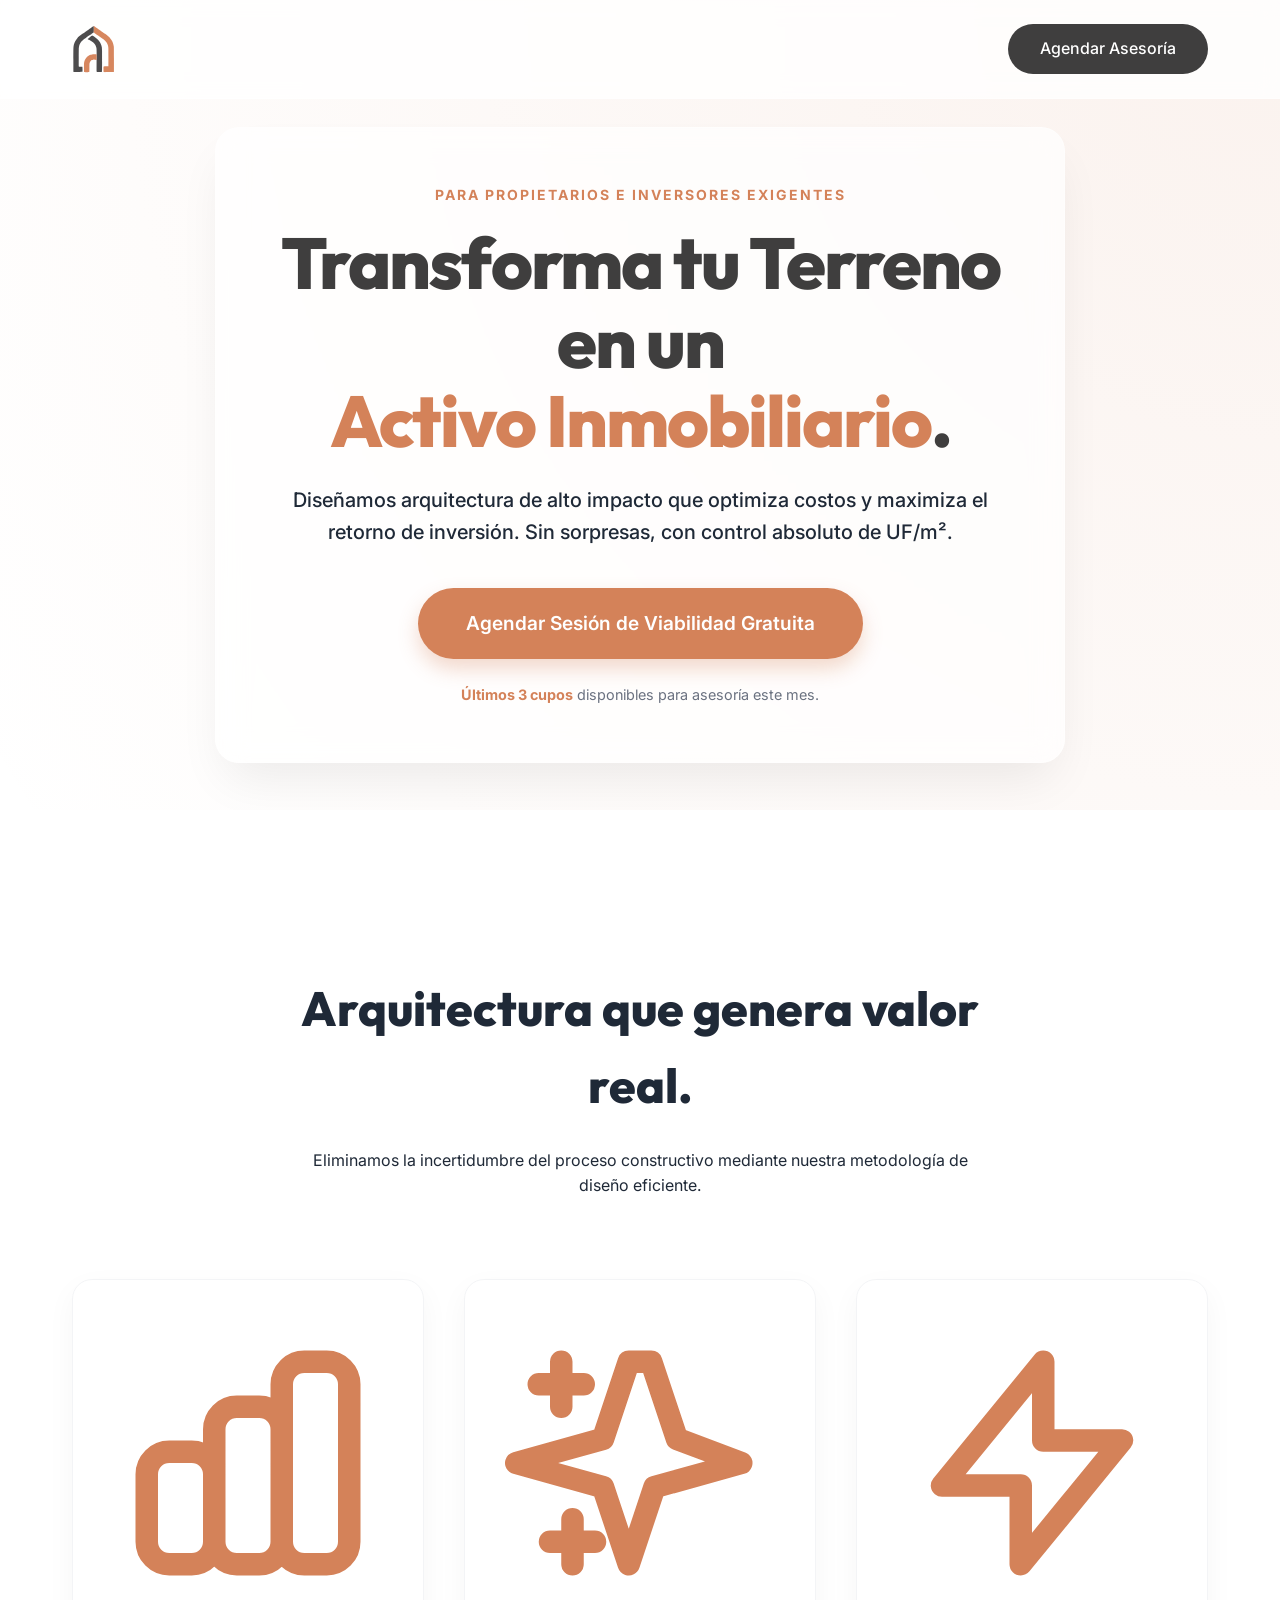
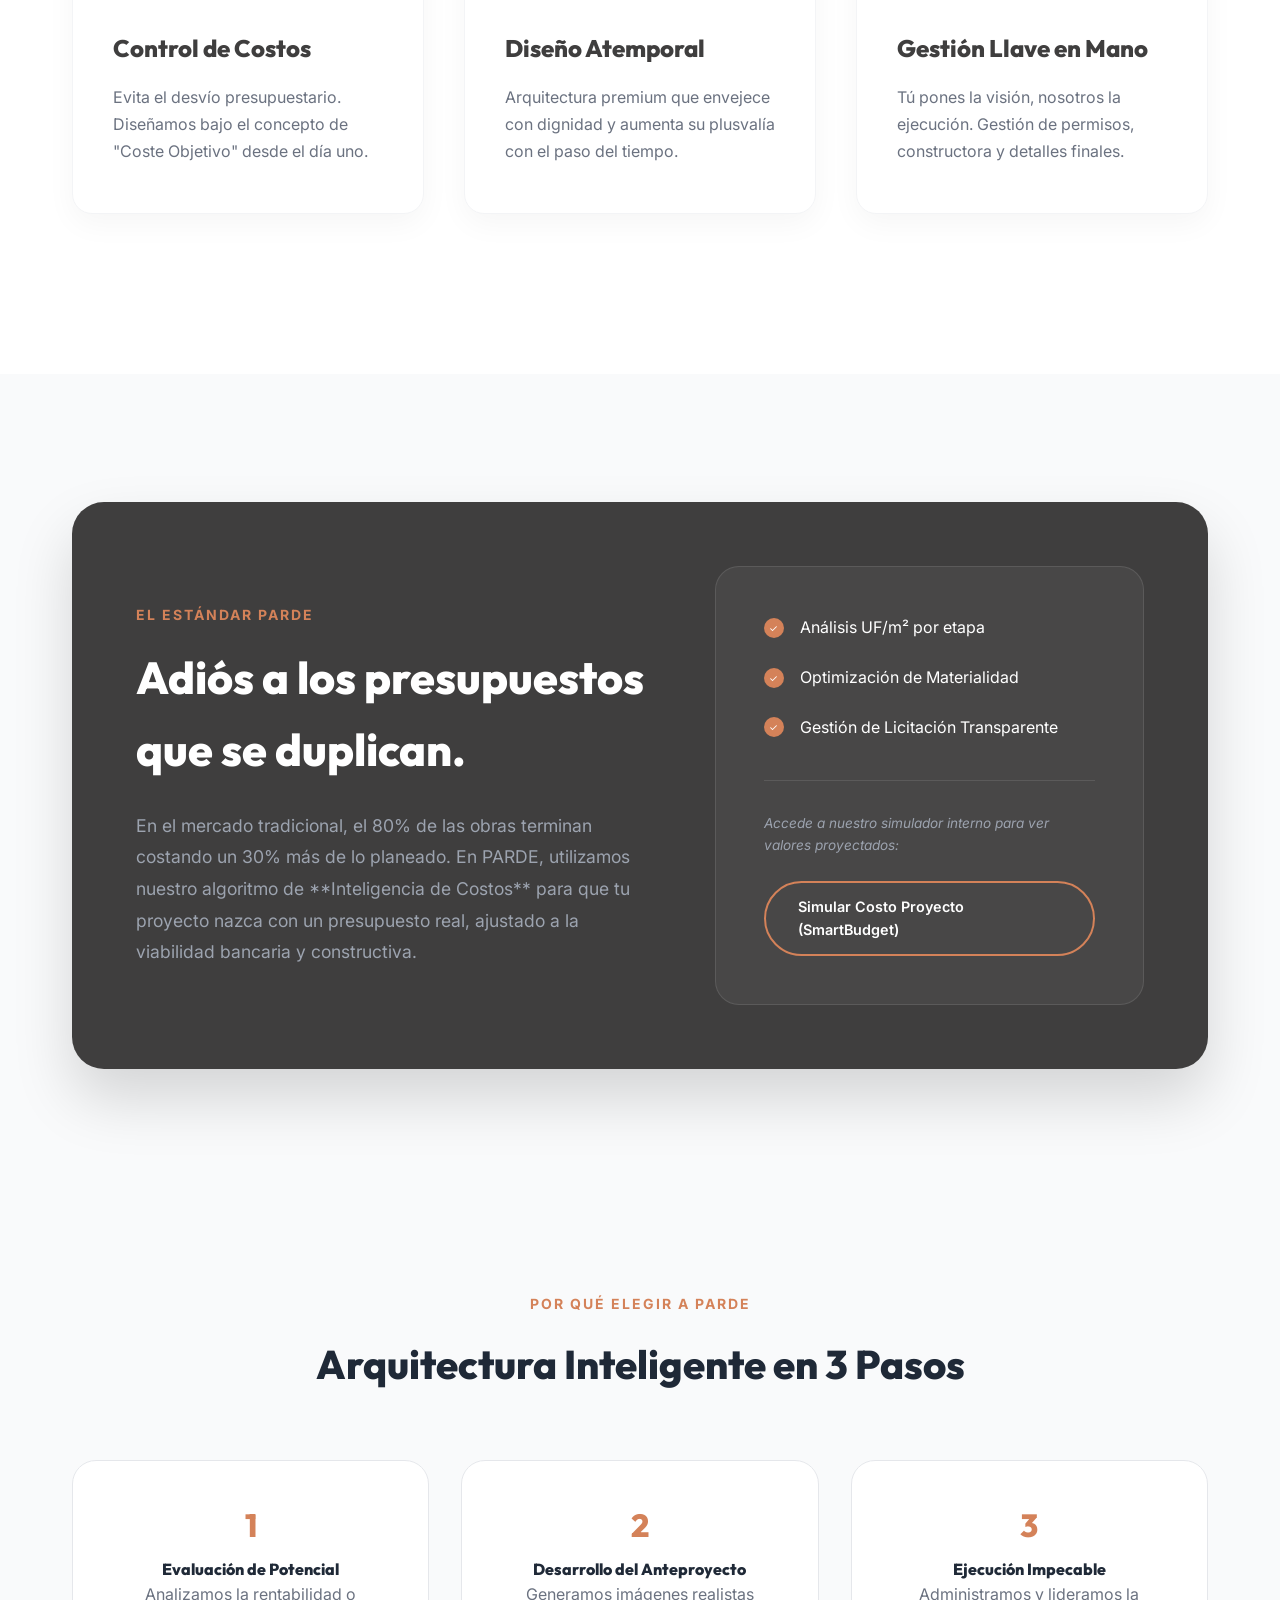
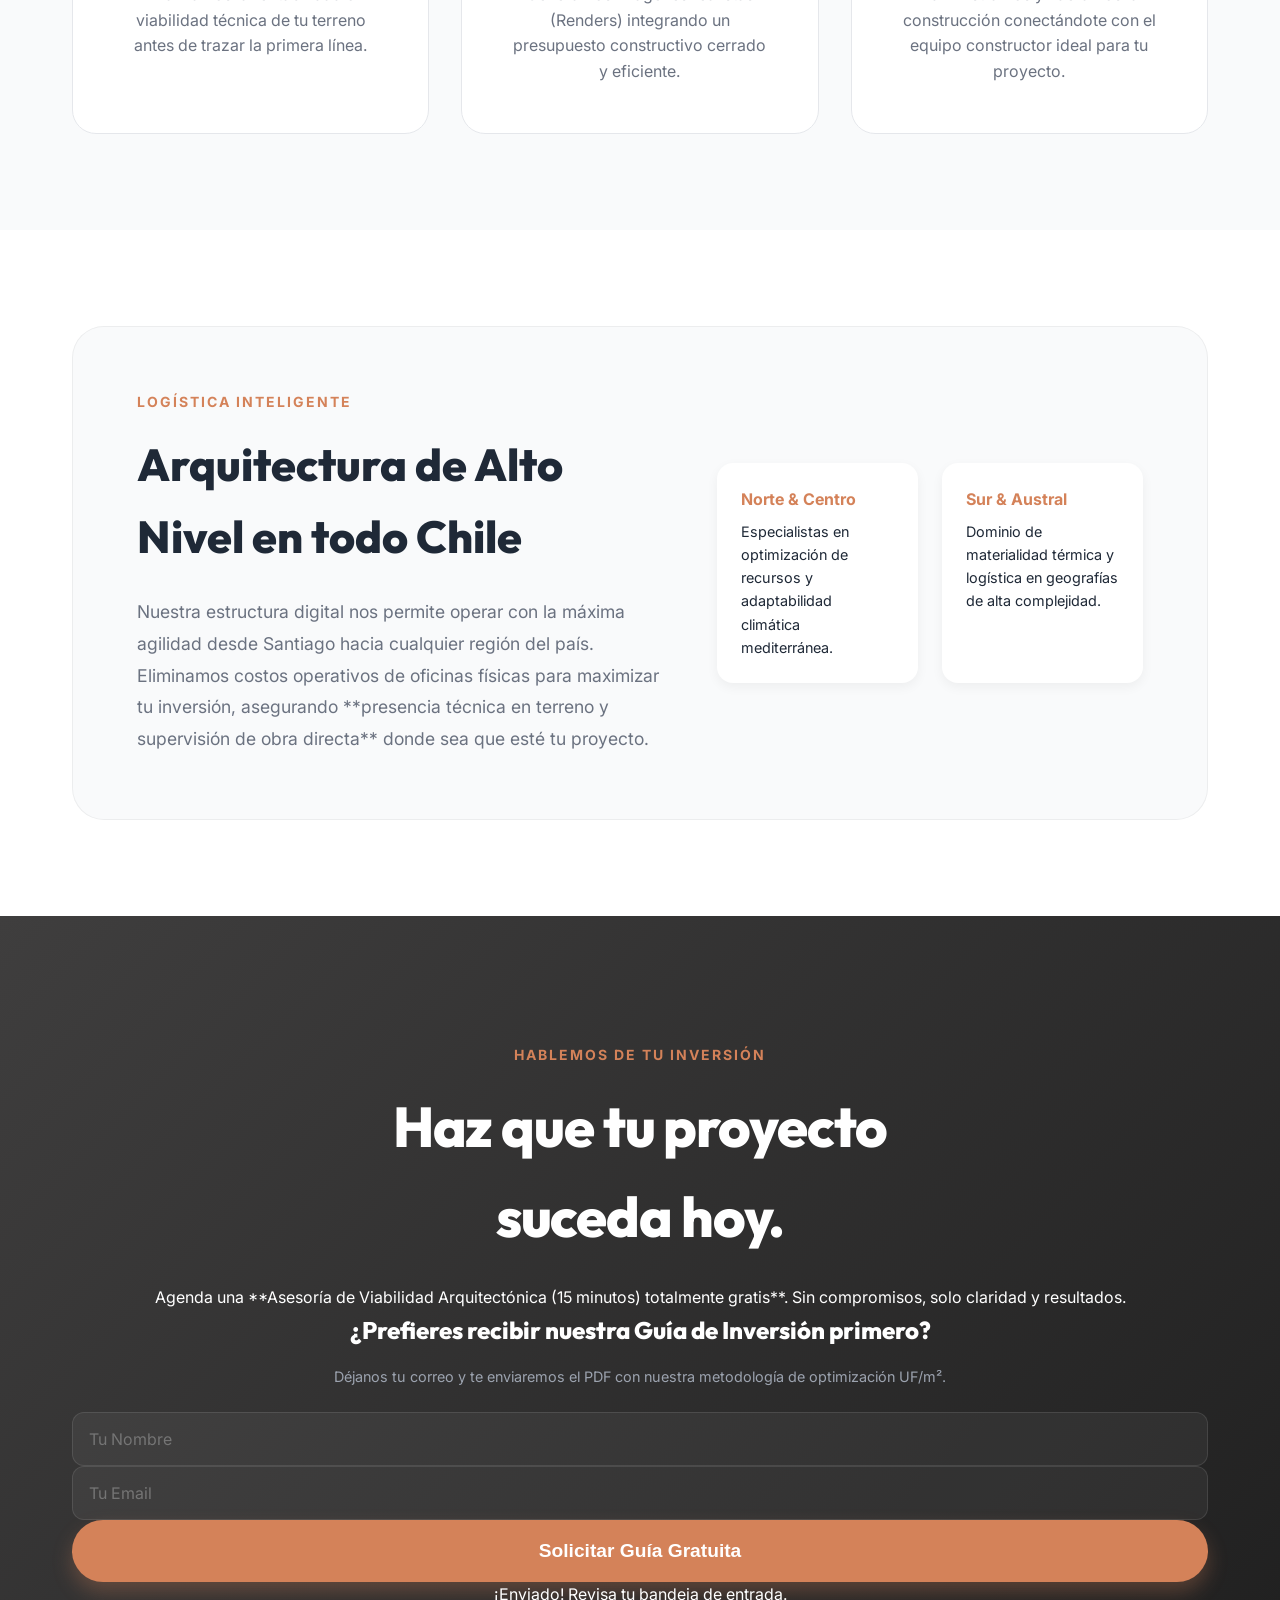
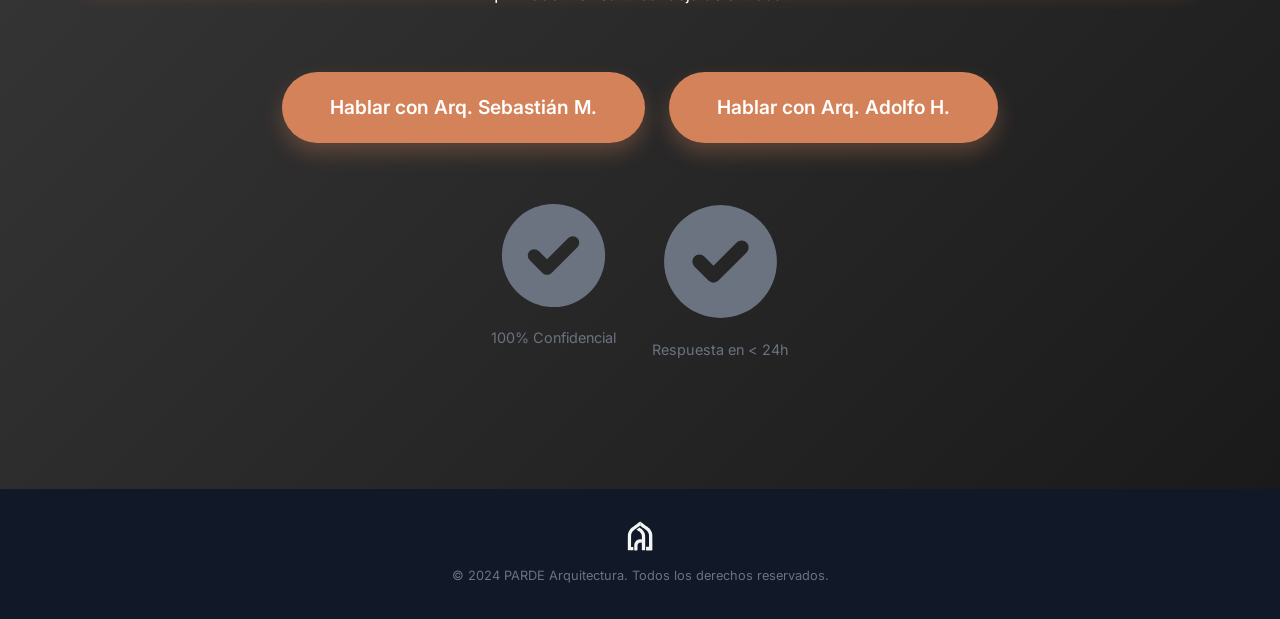
<file: landing-campana.html>
<!DOCTYPE html>
<html lang="es">

<head>
    <meta charset="UTF-8">
    <meta name="viewport" content="width=device-width, initial-scale=1.0">
    <!-- Título optimizado para Ads -->
    <title>Desarrollamos tu Proyecto Rentable | PARDE Arquitectos</title>
    <meta name="description"
        content="Estudio de arquitectura especializado en maximizar el valor de tu terreno o propiedad mediante diseño de alto impacto. Agenda tu asesoría de viabilidad hoy.">

    <!-- Mismos estilos del Home para mantener consistencia de marca -->
    <link rel="stylesheet" href="styles.css">

    <style>
        /* Estilos Premium para Landing Page de Alta Conversión */
        :root {
            --glass-bg: rgba(255, 255, 255, 0.7);
            --glass-border: rgba(255, 255, 255, 0.3);
            --shadow-premium: 0 25px 50px -12px rgba(0, 0, 0, 0.08);
        }

        .landing-nav {
            backdrop-filter: blur(10px);
            background: rgba(255, 255, 255, 0.8);
            border-bottom: 1px solid var(--glass-border);
        }

        .landing-hero {
            background: radial-gradient(circle at top right, rgba(212, 130, 89, 0.1), transparent),
                url('https://images.unsplash.com/photo-1600585154340-be6161a56a0c?ixlib=rb-4.0.3&auto=format&fit=crop&w=1920&q=80') center/cover no-repeat;
            min-height: 90vh;
            display: flex;
            align-items: center;
            position: relative;
            overflow: hidden;
        }

        .hero-glass-card {
            background: var(--glass-bg);
            backdrop-filter: blur(15px);
            border: 1px solid var(--glass-border);
            padding: 3.5rem;
            border-radius: 24px;
            box-shadow: var(--shadow-premium);
            max-width: 850px;
            margin: 0 auto;
            text-align: center;
        }

        .benefits-card {
            background: white;
            padding: 3rem 2.5rem;
            border-radius: 20px;
            box-shadow: 0 10px 30px rgba(0, 0, 0, 0.04);
            border: 1px solid #f3f4f6;
            transition: all 0.4s cubic-bezier(0.175, 0.885, 0.32, 1.275);
            position: relative;
            overflow: hidden;
        }

        .benefits-card:hover {
            transform: translateY(-10px);
            box-shadow: var(--shadow-premium);
            border-color: var(--brand-terra);
        }

        .benefits-card::before {
            content: '';
            position: absolute;
            top: 0;
            left: 0;
            width: 100%;
            height: 4px;
            background: var(--brand-terra);
            transform: scaleX(0);
            transform-origin: left;
            transition: transform 0.4s ease;
        }

        .benefits-card:hover::before {
            transform: scaleX(1);
        }

        /* Sección de Garantía */
        .guarantee-section {
            background: #f9fafb;
            padding: 8rem 0;
        }

        .guarantee-box {
            background: var(--brand-gray);
            color: white;
            border-radius: 32px;
            padding: 4rem;
            display: grid;
            grid-template-columns: 1.2fr 1fr;
            gap: 4rem;
            align-items: center;
            box-shadow: 0 30px 60px rgba(0, 0, 0, 0.15);
        }

        .cta-section {
            background: linear-gradient(135deg, var(--brand-gray) 0%, #1a1a1a 100%);
            color: white;
            padding: 8rem 0;
            text-align: center;
            position: relative;
        }

        .cta-section h2 {
            color: white;
            font-size: 3.5rem;
            font-weight: 800;
            margin-bottom: 1.5rem;
            letter-spacing: -0.02em;
        }

        .cta-button {
            background: var(--brand-terra);
            padding: 1.25rem 3rem;
            font-size: 1.2rem;
            border-radius: 50px;
            box-shadow: 0 10px 20px rgba(212, 130, 89, 0.3);
            transition: all 0.3s ease;
        }

        .cta-button:hover {
            background: #e0926b;
            transform: translateY(-3px) scale(1.02);
            box-shadow: 0 15px 30px rgba(212, 130, 89, 0.4);
        }

        @media (max-width: 768px) {
            .guarantee-box {
                grid-template-columns: 1fr;
                padding: 2.5rem;
                text-align: center;
            }

            .hero-glass-card {
                padding: 2rem;
            }

            .hero-title {
                font-size: 2.5rem !important;
            }
        }
    </style>
</head>

<body>

    <!-- Nav Simplificado -->
    <nav id="navbar" class="landing-nav">
        <div class="container nav-container">
            <a href="index.html" class="logo">
                <img src="logo.svg" alt="PARDE Arquitectos Logo" class="nav-logo-img"
                    onerror="this.style.display='none'; this.nextElementSibling.style.display='inline';">
                <span class="logo-text" style="display: none;">PARDE</span>
            </a>
            <!-- Botón directo a agendar (Reemplaza al menú normal) -->
            <a href="#agendar" class="contact-btn" style="display: block;">Agendar Asesoría</a>
        </div>
    </nav>

    <!-- HERO OPTIMIZADO PARA CONVERSIÓN -->
    <header class="hero landing-hero">
        <div class="container">
            <div class="hero-glass-card">
                <span class="section-label reveal">Para Propietarios e Inversores Exigentes</span>
                <h1 class="hero-title reveal"
                    style="font-size: 4.5rem; font-weight: 800; line-height: 1.1; margin-bottom: 1.5rem;">
                    Transforma tu Terreno en un <br>
                    <span style="color: var(--brand-terra);">Activo Inmobiliario</span>.
                </h1>
                <p class="hero-subtitle reveal"
                    style="margin: 0 auto 2.5rem auto; color: var(--text-main); font-weight: 500; font-size: 1.25rem; line-height: 1.6; max-width: 700px;">
                    Diseñamos arquitectura de alto impacto que optimiza costos y maximiza el
                    retorno de inversión. Sin sorpresas, con control absoluto de UF/m².
                </p>
                <div class="reveal">
                    <a href="#agendar" class="cta-button">Agendar Sesión de Viabilidad Gratuita</a>
                    <p style="font-size: 0.9rem; color: var(--text-muted); margin-top: 1.5rem;">
                        <span style="color: var(--brand-terra); font-weight: 700;">Últimos 3 cupos</span> disponibles
                        para asesoría este mes.
                    </p>
                </div>
            </div>
        </div>
    </header>

    <!-- PUNTOS DE DOLOR / BENEFICIOS -->
    <section class="services" style="padding: 10rem 0; background-color: white;">
        <div class="container">
            <div style="text-align: center; max-width: 700px; margin: 0 auto 5rem auto;">
                <h2 class="reveal" style="font-size: 3rem; margin-bottom: 1.5rem;">Arquitectura que genera valor real.
                </h2>
                <p class="reveal text-muted">Eliminamos la incertidumbre del proceso constructivo mediante nuestra
                    metodología de diseño eficiente.</p>
            </div>
            <div class="services-grid"
                style="margin-top: 0; grid-template-columns: repeat(auto-fit, minmax(300px, 1fr)); gap: 2.5rem;">
                <div class="benefits-card reveal">
                    <div style="color: var(--brand-terra); margin-bottom: 1.5rem;">
                        <svg class="w-12 h-12" fill="none" stroke="currentColor" viewBox="0 0 24 24">
                            <path stroke-linecap="round" stroke-linejoin="round" stroke-width="2"
                                d="M9 19v-6a2 2 0 00-2-2H5a2 2 0 00-2 2v6a2 2 0 002 2h2a2 2 0 002-2zm0 0V9a2 2 0 012-2h2a2 2 0 012 2v10m-6 0a2 2 0 002 2h2a2 2 0 002-2m0 0V5a2 2 0 012-2h2a2 2 0 012 2v14a2 2 0 01-2 2h-2a2 2 0 01-2-2z">
                            </path>
                        </svg>
                    </div>
                    <h4 style="font-size: 1.5rem; margin-bottom: 1rem; color: var(--brand-gray);">Control de Costos</h4>
                    <p style="color: var(--text-muted); line-height: 1.7;">Evita el desvío presupuestario. Diseñamos
                        bajo el concepto de "Coste Objetivo" desde el día uno.</p>
                </div>
                <div class="benefits-card reveal">
                    <div style="color: var(--brand-terra); margin-bottom: 1.5rem;">
                        <svg class="w-12 h-12" fill="none" stroke="currentColor" viewBox="0 0 24 24">
                            <path stroke-linecap="round" stroke-linejoin="round" stroke-width="2"
                                d="M5 3v4M3 5h4M6 17v4m-2-2h4m5-16l2.286 6.857L21 12l-7.714 2.143L11 21l-2.286-6.857L1 12l7.714-2.143L11 3z">
                            </path>
                        </svg>
                    </div>
                    <h4 style="font-size: 1.5rem; margin-bottom: 1rem; color: var(--brand-gray);">Diseño Atemporal</h4>
                    <p style="color: var(--text-muted); line-height: 1.7;">Arquitectura premium que envejece con
                        dignidad y aumenta su plusvalía con el paso del tiempo.</p>
                </div>
                <div class="benefits-card reveal">
                    <div style="color: var(--brand-terra); margin-bottom: 1.5rem;">
                        <svg class="w-12 h-12" fill="none" stroke="currentColor" viewBox="0 0 24 24">
                            <path stroke-linecap="round" stroke-linejoin="round" stroke-width="2"
                                d="M13 10V3L4 14h7v7l9-11h-7z"></path>
                        </svg>
                    </div>
                    <h4 style="font-size: 1.5rem; margin-bottom: 1rem; color: var(--brand-gray);">Gestión Llave en Mano
                    </h4>
                    <p style="color: var(--text-muted); line-height: 1.7;">Tú pones la visión, nosotros la ejecución.
                        Gestión de permisos, constructora y detalles finales.</p>
                </div>
            </div>
        </div>
    </section>

    <!-- NUEVA SECCIÓN: GARANTÍA DE CONTROL -->
    <section class="guarantee-section">
        <div class="container">
            <div class="guarantee-box reveal">
                <div>
                    <span class="section-label" style="color: var(--brand-terra);">El Estándar PARDE</span>
                    <h2 style="color: white; font-size: 2.8rem; margin-top: 1rem;">Adiós a los presupuestos <br>que se
                        duplican.</h2>
                    <p style="color: #9CA3AF; font-size: 1.1rem; margin-top: 1.5rem; line-height: 1.8;">
                        En el mercado tradicional, el 80% de las obras terminan costando un 30% más de lo planeado.
                        En PARDE, utilizamos nuestro algoritmo de **Inteligencia de Costos** para que tu proyecto
                        nazca con un presupuesto real, ajustado a la viabilidad bancaria y constructiva.
                    </p>
                </div>
                <div
                    style="background: rgba(255,255,255,0.05); padding: 3rem; border-radius: 24px; border: 1px solid rgba(255,255,255,0.1);">
                    <ul class="space-y-4">
                        <li style="display: flex; align-items: center; margin-bottom: 1.5rem;">
                            <span
                                style="background: var(--brand-terra); width: 20px; height: 20px; border-radius: 50%; display: flex; align-items: center; justify-content: center; margin-right: 1rem; font-size: 10px;">✓</span>
                            Análisis UF/m² por etapa
                        </li>
                        <li style="display: flex; align-items: center; margin-bottom: 1.5rem;">
                            <span
                                style="background: var(--brand-terra); width: 20px; height: 20px; border-radius: 50%; display: flex; align-items: center; justify-content: center; margin-right: 1rem; font-size: 10px;">✓</span>
                            Optimización de Materialidad
                        </li>
                        <li style="display: flex; align-items: center;">
                            <span
                                style="background: var(--brand-terra); width: 20px; height: 20px; border-radius: 50%; display: flex; align-items: center; justify-content: center; margin-right: 1rem; font-size: 10px;">✓</span>
                            Gestión de Licitación Transparente
                        </li>
                    </ul>
                    <div style="margin-top: 2.5rem; border-top: 1px solid rgba(255,255,255,0.1); padding-top: 2rem;">
                        <p style="color: #9CA3AF; font-size: 0.85rem; margin-bottom: 1.5rem; font-style: italic;">
                            Accede a nuestro simulador interno para ver valores proyectados:
                        </p>
                        <a href="calculadora-costos.html" class="cta-button"
                            style="display: inline-block; padding: 0.8rem 2rem; font-size: 0.9rem; background: transparent; border: 2px solid var(--brand-terra); box-shadow: none;">
                            Simular Costo Proyecto (SmartBudget)
                        </a>
                    </div>
                </div>
            </div>
        </div>
    </section>

    <!-- METODOLOGIA RESTRINGIDA PARA GENERAR AUTORIDAD RÁPIDA -->
    <section class="methodology" style="padding: 6rem 0;">
        <div class="container">
            <div style="text-align: center; max-width: 800px; margin: 0 auto 4rem auto;">
                <span class="section-label reveal">Por qué elegir a PARDE</span>
                <h2 class="reveal" style="font-size: 2.5rem;">Arquitectura Inteligente en 3 Pasos</h2>
            </div>
            <div class="services-grid" style="margin-top: 0;">
                <!-- Reutilizando clases para velocidad y estructura de marca -->
                <div class="service-card reveal text-center"
                    style="display: flex; flex-direction: column; align-items: center; text-align: center;">
                    <div class="process-number" style="margin-bottom: 1rem;">1</div>
                    <h4>Evaluación de Potencial</h4>
                    <p style="color: var(--text-muted);">Analizamos la rentabilidad o viabilidad técnica de tu terreno
                        antes de trazar la primera línea.</p>
                </div>
                <div class="service-card reveal text-center"
                    style="display: flex; flex-direction: column; align-items: center; text-align: center;">
                    <div class="process-number" style="margin-bottom: 1rem;">2</div>
                    <h4>Desarrollo del Anteproyecto</h4>
                    <p style="color: var(--text-muted);">Generamos imágenes realistas (Renders) integrando un
                        presupuesto constructivo cerrado y eficiente.</p>
                </div>
                <div class="service-card reveal text-center"
                    style="display: flex; flex-direction: column; align-items: center; text-align: center;">
                    <div class="process-number" style="margin-bottom: 1rem;">3</div>
                    <h4>Ejecución Impecable</h4>
                    <p style="color: var(--text-muted);">Administramos y lideramos la construcción conectándote con el
                        equipo constructor ideal para tu proyecto.</p>
                </div>
            </div>
        </div>
    </section>

    <!-- PRESENCIA NACIONAL -->
    <section class="national-reach" style="padding: 6rem 0; background-color: white;">
        <div class="container">
            <div class="reveal"
                style="background: var(--bg-soft); padding: 4rem; border-radius: 32px; border: 1px solid rgba(0,0,0,0.05); display: flex; flex-wrap: wrap; gap: 3rem; align-items: center;">
                <div style="flex: 1; min-width: 300px;">
                    <span class="section-label" style="color: var(--brand-terra);">Logística Inteligente</span>
                    <h2 style="font-size: 2.8rem; margin-top: 1rem;">Arquitectura de Alto Nivel en todo Chile</h2>
                    <p style="margin-top: 1.5rem; color: var(--text-muted); font-size: 1.1rem; line-height: 1.8;">
                        Nuestra estructura digital nos permite operar con la máxima agilidad desde Santiago hacia
                        cualquier región del país.
                        Eliminamos costos operativos de oficinas físicas para maximizar tu inversión, asegurando
                        **presencia técnica en terreno y supervisión de obra directa** donde sea que esté tu proyecto.
                    </p>
                </div>
                <div style="flex: 0.8; min-width: 300px; display: grid; grid-template-columns: 1fr 1fr; gap: 1.5rem;">
                    <div
                        style="background: white; padding: 1.5rem; border-radius: 16px; box-shadow: 0 4px 12px rgba(0,0,0,0.05);">
                        <strong style="color: var(--brand-terra); display: block; margin-bottom: 0.5rem;">Norte &
                            Centro</strong>
                        <p style="font-size: 0.9rem;">Especialistas en optimización de recursos y adaptabilidad
                            climática mediterránea.</p>
                    </div>
                    <div
                        style="background: white; padding: 1.5rem; border-radius: 16px; box-shadow: 0 4px 12px rgba(0,0,0,0.05);">
                        <strong style="color: var(--brand-terra); display: block; margin-bottom: 0.5rem;">Sur &
                            Austral</strong>
                        <p style="font-size: 0.9rem;">Dominio de materialidad térmica y logística en geografías de alta
                            complejidad.</p>
                    </div>
                </div>
            </div>
        </div>
    </section>

    <!-- SECCIÓN DE CIERRE (CTA AGRESIVO EN LUGAR DE CONTACTO LARGO) -->
    <section id="agendar" class="cta-section">
        <div class="container reveal">
            <span class="section-label" style="color: var(--brand-terra); margin-bottom: 1rem;">Hablemos de tu
                inversión</span>
            <h2>Haz que tu proyecto <br>suceda hoy.</h2>
            <p>
                Agenda una **Asesoría de Viabilidad Arquitectónica (15 minutos) totalmente gratis**.
                Sin compromisos, solo claridad y resultados.
            </p>
            <!-- FORMULARIO DE CAPTACIÓN LANDING -->
            <div
                style="max-w-xl mx-auto mb-12 bg-white/5 backdrop-blur-sm p-8 rounded-3xl border border-white/10 shadow-2xl reveal">
                <h3 style="color: white; font-size: 1.5rem; margin-bottom: 1rem;">¿Prefieres recibir nuestra Guía de
                    Inversión primero?</h3>
                <p style="color: #9CA3AF; font-size: 0.9rem; margin-bottom: 1.5rem;">Déjanos tu correo y te enviaremos
                    el PDF con nuestra
                    metodología de optimización UF/m².</p>

                <form id="pardeForm" class="mt-8 space-y-4">
                    <input type="text" name="nombre" placeholder="Tu Nombre" required
                        style="width: 100%; padding: 1rem; background: rgba(255,255,255,0.05); border: 1px solid rgba(255,255,255,0.1); border-radius: 12px; color: white;">
                    <input type="email" name="email" placeholder="Tu Email" required
                        style="width: 100%; padding: 1rem; background: rgba(255,255,255,0.05); border: 1px solid rgba(255,255,255,0.1); border-radius: 12px; color: white;">
                    <button type="submit" id="submitBtn" class="cta-button" style="width: 100%; border: none;">Solicitar
                        Guía Gratuita</button>
                    <p id="lead-status" class="hidden text-emerald-400 font-bold text-xs uppercase mt-4">¡Enviado!
                        Revisa tu bandeja de entrada.</p>
                </form>
            </div>

            <div style="margin-top: 4rem; display: flex; flex-wrap: wrap; justify-content: center; gap: 1.5rem;">
                <a href="https://wa.me/56950196861?text=Hola%20Arq.%20Sebasti%C3%A1n%20M.,%20vengo%20de%20la%20campa%C3%B1a%20y%20quiero%20agendar%20mi%20asesoría%20gratuita"
                    class="cta-button" target="_blank">
                    Hablar con Arq. Sebastián M.
                </a>
                <a href="https://wa.me/56971089393?text=Hola%20Arq.%20Adolfo%20H.,%20vengo%20de%20la%20campa%C3%B1a%20y%20quiero%20agendar%20mi%20asesoría%20gratuita"
                    class="cta-button" target="_blank">
                    Hablar con Arq. Adolfo H.
                </a>
            </div>
            <div
                style="margin-top: 3rem; display: flex; justify-content: center; gap: 2rem; color: #6B7280; font-size: 0.9rem;">
                <span class="flex items-center"><svg class="w-4 h-4 mr-1 text-green-500" fill="currentColor"
                        viewBox="0 0 20 20">
                        <path fill-rule="evenodd"
                            d="M10 18a8 8 0 100-16 8 8 0 000 16zm3.707-9.293a1 1 0 00-1.414-1.414L9 10.586 7.707 9.293a1 1 0 00-1.414 1.414l2 2a1 1 0 001.414 0l4-4z"
                            clip-rule="evenodd"></path>
                    </svg> 100% Confidencial</span>
                <span class="flex items-center"><svg class="w-4 h-4 mr-1 text-green-500" fill="currentColor"
                        viewBox="0 0 20 20">
                        <path fill-rule="evenodd"
                            d="M10 18a8 8 0 100-16 8 8 0 000 16zm3.707-9.293a1 1 0 00-1.414-1.414L9 10.586 7.707 9.293a1 1 0 00-1.414 1.414l2 2a1 1 0 001.414 0l4-4z"
                            clip-rule="evenodd"></path>
                    </svg> Respuesta en < 24h</span>
            </div>
        </div>
    </section>

    <footer style="padding: 2rem 0; background: #111827; color: white;">
        <div class="container text-center" style="text-align: center;">
            <img src="logo.svg" alt="PARDE Logo"
                style="height: 30px; margin-bottom: 0.5rem; filter: brightness(0) invert(1);"
                onerror="this.style.display='none';">
            <p style="color: #6B7280; font-size: 0.8rem;">&copy; 2024 PARDE Arquitectura. Todos los derechos reservados.
            </p>
        </div>
    </footer>

    <!-- Reutilizamos las animaciones y lógicas de scroll -->
    <script src="main.js"></script>
</body>

</html>
</file>
<file: styles.css>
@import url('https://fonts.googleapis.com/css2?family=Inter:wght@300;400;500&family=Outfit:wght@300;400;600;800&display=swap');

:root {
    --brand-gray: #3f3e3e;
    --brand-terra: #d48259;
    --brand-terra-light: #e0926b;
    --bg-white: #FFFFFF;
    --bg-soft: #f9fafb;
    --text-main: #1f2937;
    --text-muted: #6b7280;
    --glass-bg: rgba(255, 255, 255, 0.7);
    --glass-border: rgba(255, 255, 255, 0.3);
    --shadow-premium: 0 25px 50px -12px rgba(0, 0, 0, 0.08);
}

* {
    margin: 0;
    padding: 0;
    box-sizing: border-box;
}

body {
    font-family: 'Inter', sans-serif;
    color: var(--text-main);
    background-color: var(--bg-white);
    line-height: 1.6;
    overflow-x: hidden;
}

h1,
h2,
h3,
h4 {
    font-family: 'Outfit', sans-serif;
    font-weight: 800;
}

/* Base Layout */
.container {
    max-width: 1200px;
    margin: 0 auto;
    padding: 0 2rem;
}

/* Animations */
@keyframes fadeInUp {
    from {
        opacity: 0;
        transform: translateY(30px);
    }

    to {
        opacity: 1;
        transform: translateY(0);
    }
}

@keyframes fadeInScale {
    from {
        opacity: 0;
        transform: scale(0.95);
    }

    to {
        opacity: 1;
        transform: scale(1);
    }
}

.reveal {
    opacity: 0;
}

.reveal.visible {
    animation: fadeInUp 0.8s cubic-bezier(0.2, 0.8, 0.2, 1) forwards;
}

/* Premium Navigation */
nav {
    position: fixed;
    top: 0;
    width: 100%;
    z-index: 1000;
    padding: 1.5rem 0;
    transition: all 0.3s ease;
}

nav.scrolled {
    background: var(--glass-bg);
    backdrop-filter: blur(12px);
    border-bottom: 1px solid var(--glass-border);
    padding: 1rem 0;
}

.nav-container {
    display: flex;
    justify-content: space-between;
    align-items: center;
}

.logo {
    font-size: 1.5rem;
    font-weight: 800;
    letter-spacing: -1px;
    color: var(--brand-gray);
    text-decoration: none;
}

.contact-btn {
    background: var(--brand-gray);
    color: white;
    padding: 0.75rem 2rem;
    border-radius: 100px;
    text-decoration: none;
    font-weight: 500;
    transition: all 0.3s cubic-bezier(0.4, 0, 0.2, 1);
}

.contact-btn:hover {
    background: #000;
    transform: translateY(-2px);
    box-shadow: 0 10px 20px rgba(0, 0, 0, 0.1);
}

/* Hero Section */
.hero {
    min-height: 90vh;
    display: flex;
    align-items: center;
    padding-top: 5rem;
}

.hero-title {
    font-size: clamp(3rem, 8vw, 5rem);
    line-height: 1.1;
    margin-bottom: 1.5rem;
    color: var(--brand-gray);
    letter-spacing: -2px;
}

.hero-title span {
    color: var(--brand-terra);
    position: relative;
    display: inline-block;
}

.hero-subtitle {
    font-size: 1.25rem;
    color: var(--text-muted);
    max-width: 600px;
    margin-bottom: 2.5rem;
}

.cta-button {
    display: inline-block;
    background: var(--brand-terra);
    color: white;
    padding: 1.25rem 2.5rem;
    border-radius: 50px;
    font-weight: 600;
    text-decoration: none;
    transition: all 0.3s ease;
    box-shadow: 0 10px 20px rgba(212, 130, 89, 0.2);
}

.cta-button:hover {
    background: var(--brand-terra-light);
    transform: translateY(-3px) scale(1.02);
    box-shadow: 0 15px 30px rgba(212, 130, 89, 0.3);
}

/* Services Grid */
.services {
    padding: 8rem 0;
    background: var(--bg-soft);
}

.section-label {
    text-transform: uppercase;
    font-size: 0.875rem;
    font-weight: 700;
    letter-spacing: 2px;
    color: var(--brand-terra);
    margin-bottom: 1rem;
    display: block;
}

.services-grid {
    display: grid;
    grid-template-columns: repeat(auto-fit, minmax(300px, 1fr));
    gap: 2rem;
    margin-top: 4rem;
}

.service-card {
    background: white;
    padding: 3rem;
    border-radius: 24px;
    border: 1px solid #E5E7EB;
    transition: all 0.4s cubic-bezier(0.4, 0, 0.2, 1);
    position: relative;
    overflow: hidden;
}

.service-card:hover {
    transform: translateY(-10px);
    border-color: var(--brand-terra-light);
    box-shadow: 0 30px 60px rgba(0, 0, 0, 0.05);
}

.service-card::after {
    content: '';
    position: absolute;
    bottom: 0;
    left: 0;
    width: 100%;
    height: 4px;
    background: var(--brand-terra);
    transform: scaleX(0);
    transform-origin: left;
    transition: transform 0.4s ease;
}

.service-card:hover::after {
    transform: scaleX(1);
}

/* Glassmorphism Classes */
.glass-card {
    background: var(--glass-bg);
    backdrop-filter: blur(15px);
    border: 1px solid var(--glass-border);
    box-shadow: var(--shadow-premium);
}

/* Contact Form */
.contact {
    padding: 8rem 0;
}

.contact-layout {
    display: grid;
    grid-template-columns: 1fr 1fr;
    gap: 4rem;
    align-items: center;
}

.form-group {
    margin-bottom: 1.5rem;
}

input,
select,
textarea {
    width: 100%;
    padding: 1.25rem;
    border: 1px solid #D1D5DB;
    border-radius: 12px;
    font-family: inherit;
    font-size: 1rem;
    transition: all 0.2s ease;
}

input:focus,
select:focus {
    outline: none;
    border-color: var(--brand-terra);
    box-shadow: 0 0 0 4px rgba(217, 119, 6, 0.1);
}

.submit-btn {
    width: 100%;
    background: var(--brand-gray);
    color: white;
    padding: 1.25rem;
    border: none;
    border-radius: 12px;
    font-weight: 700;
    cursor: pointer;
    transition: all 0.3s ease;
}

.submit-btn:hover {
    background: #000;
}

/* Phase 2: Profitability Enhancements */

/* Navigation Logo */
.nav-logo-img {
    height: 48px;
    /* Adjustable based on logo proportions */
    width: auto;
    display: block;
}

/* Portfolio (Proyectos Destacados) */
.portfolio {
    padding: 8rem 0;
    background: white;
}

.portfolio-grid {
    display: grid;
    grid-template-columns: repeat(auto-fit, minmax(400px, 1fr));
    gap: 2rem;
    margin-top: 3rem;
}

.portfolio-item {
    border-radius: 16px;
    overflow: hidden;
    position: relative;
    box-shadow: 0 10px 30px rgba(0, 0, 0, 0.05);
}

.portfolio-image-placeholder {
    width: 100%;
    height: 300px;
    background-color: #E5E7EB;
    display: flex;
    align-items: center;
    justify-content: center;
    color: #9CA3AF;
    font-weight: 600;
    transition: transform 0.5s ease;
}

.portfolio-item:hover .portfolio-image-placeholder {
    transform: scale(1.05);
}

.portfolio-content {
    background: white;
    padding: 2rem;
    border-top: 4px solid var(--brand-terra);
    position: relative;
    z-index: 10;
}

.portfolio-content h3 {
    font-size: 1.5rem;
    margin-bottom: 0.5rem;
}

.portfolio-content p {
    color: var(--text-muted);
    font-size: 0.9rem;
    text-transform: uppercase;
    letter-spacing: 1px;
}

/* Methodology */
.methodology {
    padding: 8rem 0;
    background: var(--bg-soft);
}

.methodology-grid {
    display: grid;
    grid-template-columns: 1fr 1fr;
    gap: 4rem;
    align-items: center;
}

.process-list {
    list-style: none;
}

.process-list li {
    display: flex;
    align-items: flex-start;
    gap: 1.5rem;
    margin-bottom: 2rem;
    padding-bottom: 2rem;
    border-bottom: 1px solid #E5E7EB;
}

.process-list li:last-child {
    border-bottom: none;
    margin-bottom: 0;
    padding-bottom: 0;
}

.process-number {
    font-family: 'Outfit', sans-serif;
    font-size: 2rem;
    font-weight: 800;
    color: var(--brand-terra);
    line-height: 1;
}

.process-details h4 {
    font-size: 1.25rem;
    margin-bottom: 0.5rem;
    color: var(--brand-gray);
}

.process-details p {
    color: var(--text-muted);
}

.image-placeholder-large {
    width: 100%;
    height: 600px;
    background-color: #D1D5DB;
    border-radius: 24px;
    display: flex;
    align-items: center;
    justify-content: center;
    color: #6B7280;
    font-weight: 600;
    box-shadow: 0 20px 40px rgba(0, 0, 0, 0.1);
}

/* Multi-Contact WhatsApp Floating Button */
.whatsapp-menu {
    position: fixed;
    bottom: 40px;
    right: 40px;
    z-index: 2000;
    display: flex;
    flex-direction: column;
    align-items: flex-end;
    gap: 1rem;
    pointer-events: none;
}

.whatsapp-menu.active {
    pointer-events: all;
}

.whatsapp-main-btn {
    width: 60px;
    height: 60px;
    background-color: #25d366;
    color: white;
    border-radius: 50%;
    display: flex;
    align-items: center;
    justify-content: center;
    box-shadow: 0 4px 15px rgba(0, 0, 0, 0.2);
    cursor: pointer;
    transition: all 0.3s cubic-bezier(0.175, 0.885, 0.32, 1.275);
    z-index: 2001;
    pointer-events: all;
}

.whatsapp-main-btn:hover {
    transform: scale(1.1);
    background-color: #128c7e;
}

.whatsapp-main-btn.active svg {
    transform: rotate(45deg);
}

.whatsapp-options {
    display: flex;
    flex-direction: column;
    gap: 0.75rem;
    opacity: 0;
    transform: translateY(20px) scale(0.8);
    transition: all 0.3s cubic-bezier(0.175, 0.885, 0.32, 1.275);
    visibility: hidden;
}

.whatsapp-menu.active .whatsapp-options {
    opacity: 1;
    transform: translateY(0) scale(1);
    visibility: visible;
}

.whatsapp-option {
    background: white;
    padding: 0.8rem 1.5rem;
    border-radius: 100px;
    box-shadow: 0 10px 25px rgba(0, 0, 0, 0.1);
    display: flex;
    align-items: center;
    gap: 0.75rem;
    text-decoration: none;
    color: var(--brand-gray);
    font-weight: 600;
    font-size: 0.9rem;
    white-space: nowrap;
    transition: all 0.2s ease;
    border: 1px solid #f3f4f6;
}

.whatsapp-option:hover {
    transform: translateX(-5px);
    background: var(--bg-soft);
    border-color: #25d366;
}

.whatsapp-option .wa-icon {
    width: 24px;
    height: 24px;
    fill: #25d366;
}

@media (max-width: 768px) {
    .whatsapp-menu {
        bottom: 20px;
        right: 20px;
    }
}
</file>
